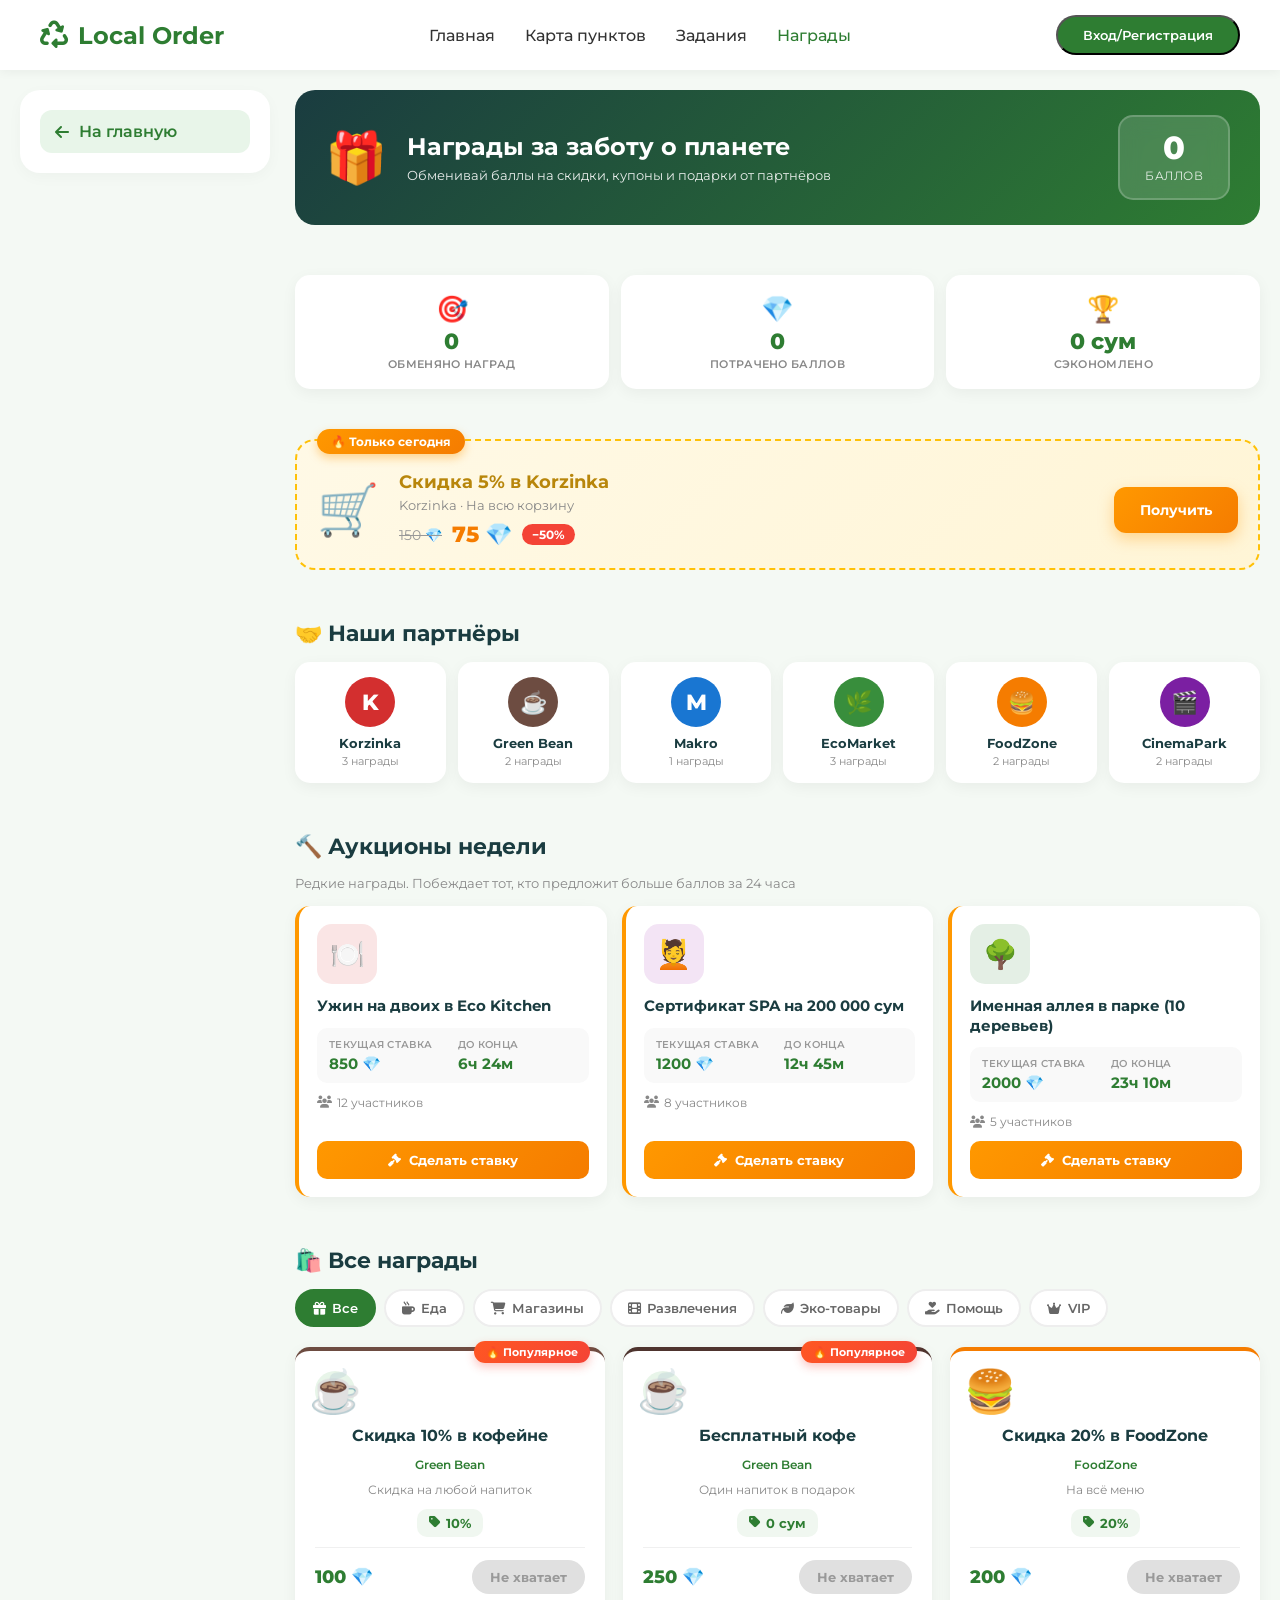
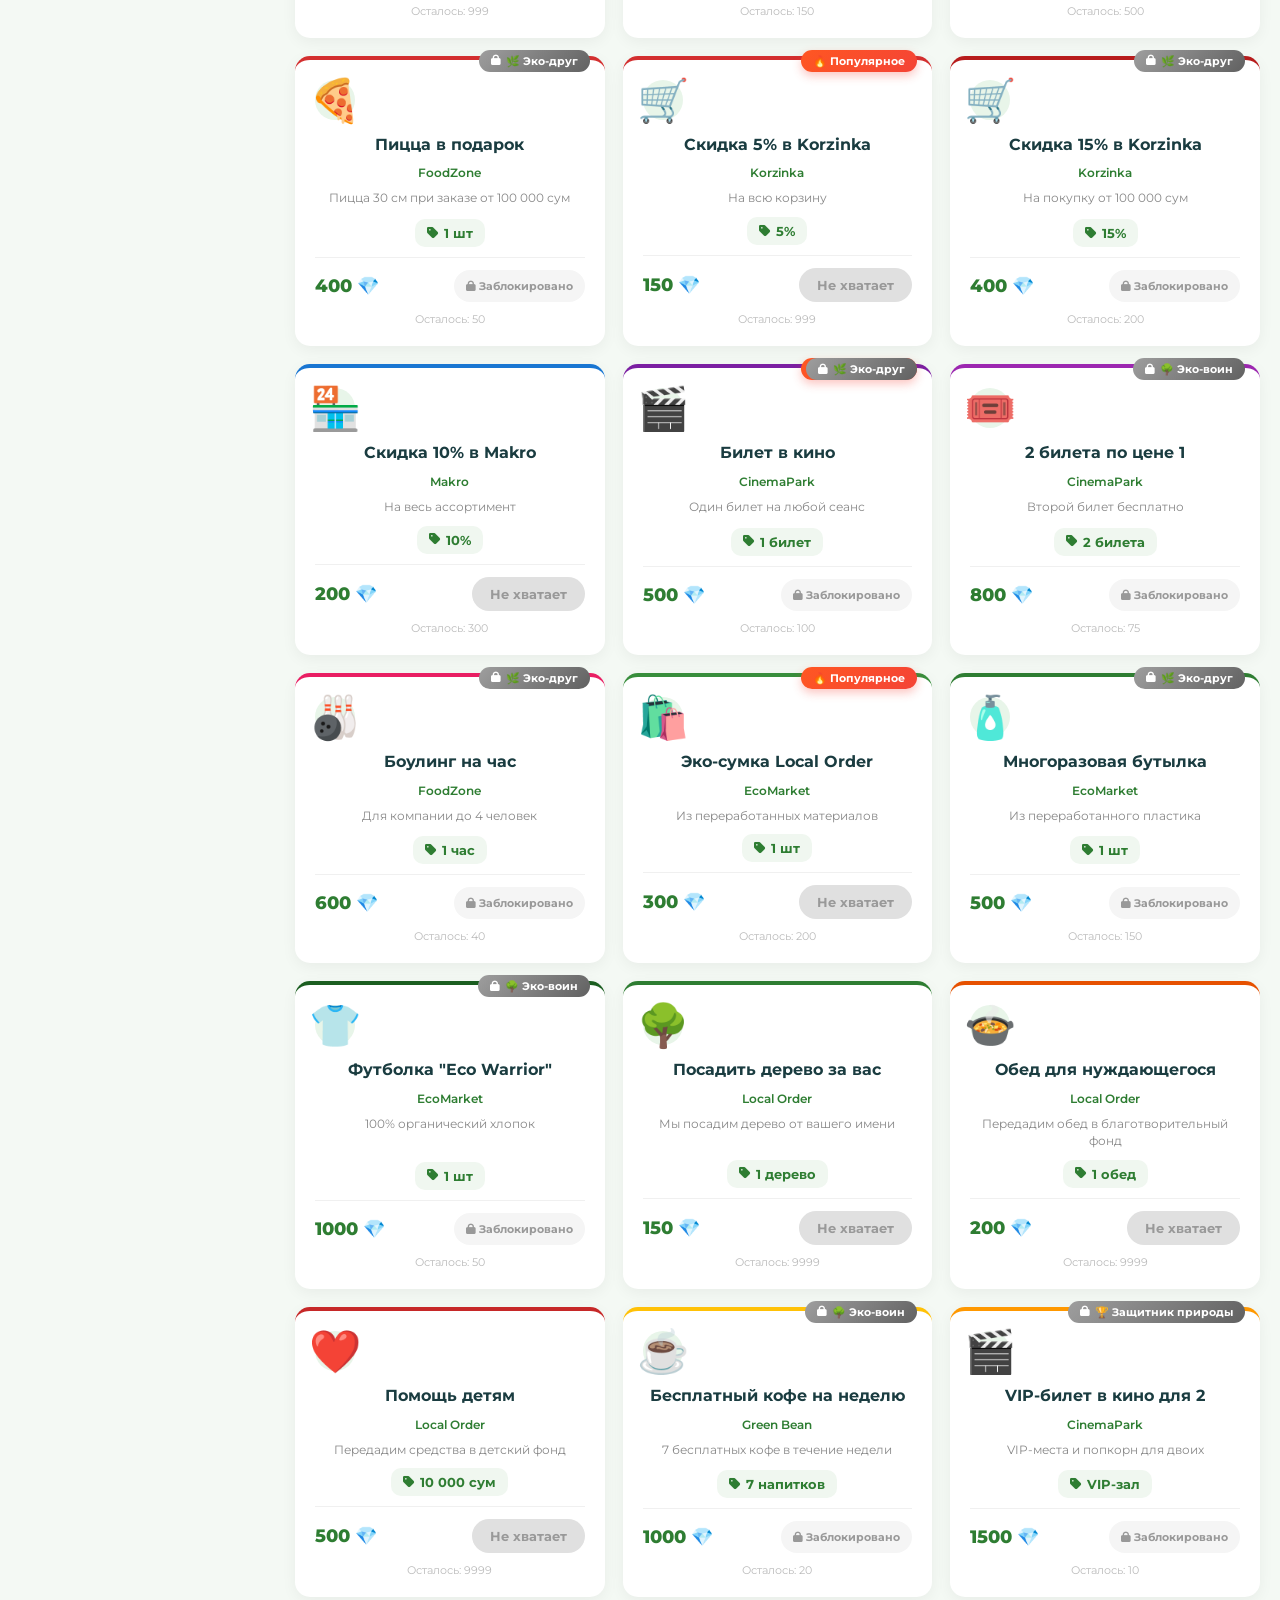
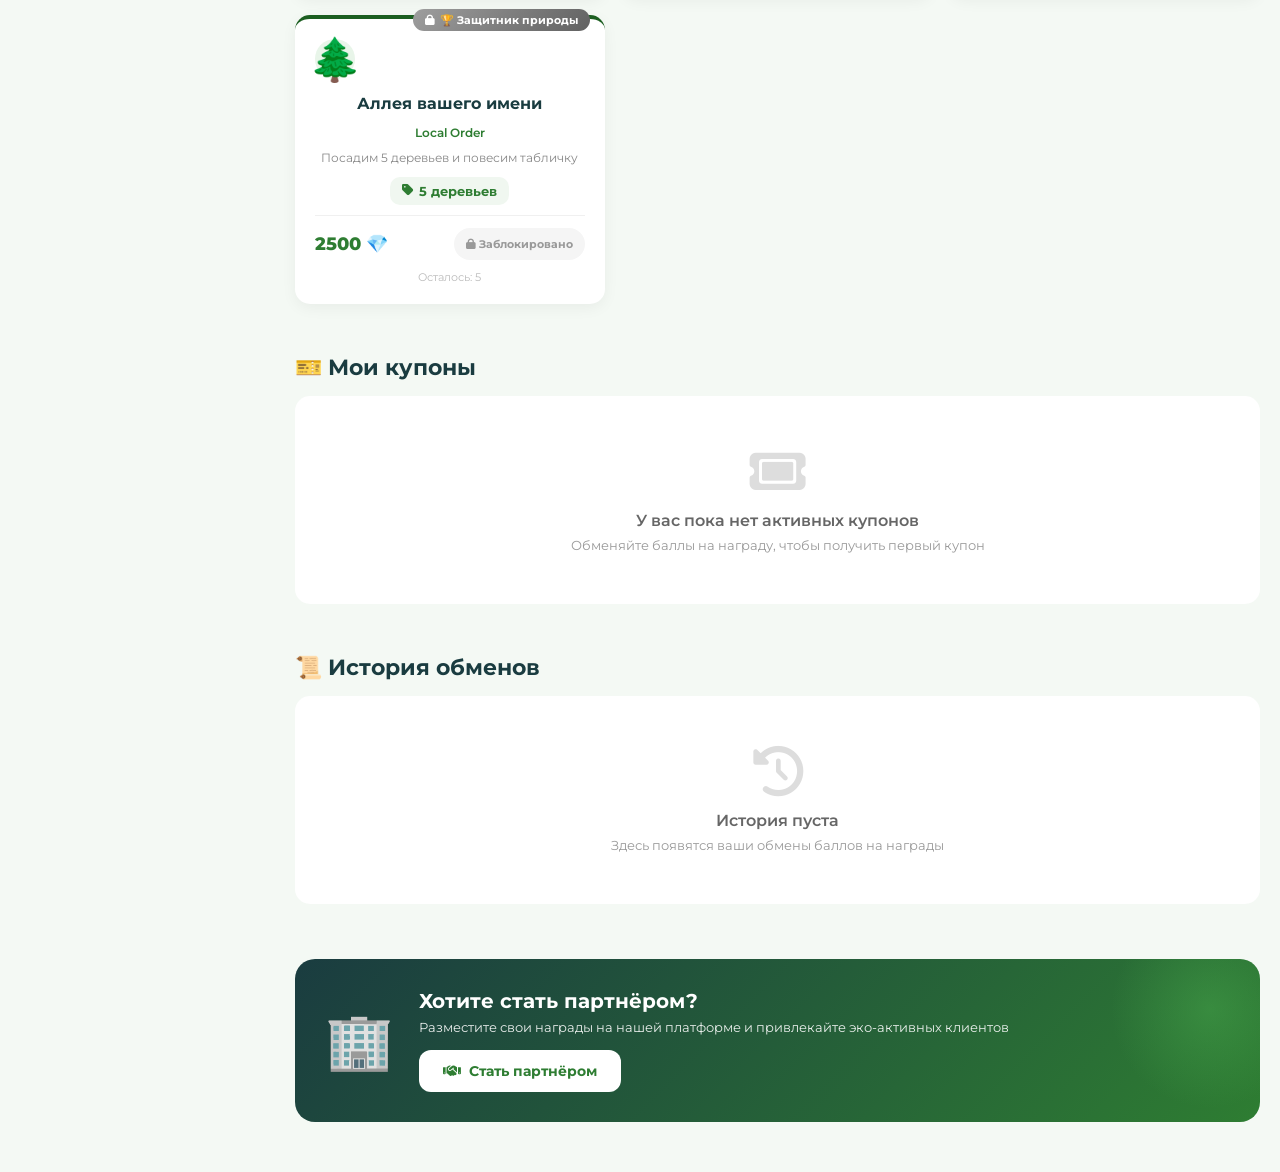
<file: rewards.html>
<!DOCTYPE html>
<html lang="ru">
<head>
    <meta charset="UTF-8">
    <meta name="viewport" content="width=device-width, initial-scale=1.0">
    <title>Local Order - Награды</title>

    <link href="https://fonts.googleapis.com/css2?family=Montserrat:wght@400;500;600;700;800&display=swap" rel="stylesheet">
    <link rel="stylesheet" href="https://cdnjs.cloudflare.com/ajax/libs/font-awesome/6.5.2/css/all.min.css">
    <link rel="stylesheet" href="style.css">
</head>
<body>

    <header>
        <div class="logo">
            <i class="fa-solid fa-recycle"></i>
            Local Order
        </div>
        <nav>
            <ul>
                <li><a href="index.html">Главная</a></li>
                <li><a href="map.html">Карта пунктов</a></li>
                <li><a href="tasks.html">Задания</a></li>
                <li><a href="rewards.html" class="active-link">Награды</a></li>
            </ul>
        </nav>
        <div id="auth-area"></div>
    </header>

    <div class="container">
        <aside>
            <div class="sidebar-menu">
                <a href="index.html" class="back-btn">
                    <i class="fa-solid fa-arrow-left"></i> На главную
                </a>
            </div>
        </aside>

        <main>

            <!-- ВЕРХНИЙ БЛОК -->
            <section class="rewards-hero">
                <div class="rewards-hero-icon">🎁</div>
                <div class="rewards-hero-info">
                    <h1>Награды за заботу о планете</h1>
                    <p>Обменивай баллы на скидки, купоны и подарки от партнёров</p>
                </div>
                <div class="rewards-balance">
                    <div class="rewards-balance-value" id="user-balance">0</div>
                    <div class="rewards-balance-label">баллов</div>
                </div>
            </section>

            <!-- СТАТИСТИКА -->
            <section class="rewards-stats">
                <div class="reward-stat-card">
                    <div class="reward-stat-icon">🎯</div>
                    <div class="reward-stat-value" id="stat-exchanges">0</div>
                    <div class="reward-stat-label">Обменяно наград</div>
                </div>
                <div class="reward-stat-card">
                    <div class="reward-stat-icon">💎</div>
                    <div class="reward-stat-value" id="stat-spent">0</div>
                    <div class="reward-stat-label">Потрачено баллов</div>
                </div>
                <div class="reward-stat-card">
                    <div class="reward-stat-icon">🏆</div>
                    <div class="reward-stat-value" id="stat-saved">0 сум</div>
                    <div class="reward-stat-label">Сэкономлено</div>
                </div>
            </section>

            <!-- ЕЖЕДНЕВНАЯ АКЦИЯ -->
            <section class="daily-deal-section" id="daily-deal-section"></section>

            <!-- ПАРТНЁРЫ -->
            <section class="partners-section">
                <h2 class="section-title">🤝 Наши партнёры</h2>
                <div class="partners-grid" id="partners-grid"></div>
            </section>

            <!-- АУКЦИОНЫ -->
            <section class="auction-section">
                <h2 class="section-title">🔨 Аукционы недели</h2>
                <p class="section-hint">Редкие награды. Побеждает тот, кто предложит больше баллов за 24 часа</p>
                <div class="auction-grid" id="auction-grid"></div>
            </section>

            <!-- КАТАЛОГ НАГРАД -->
            <section>
                <h2 class="section-title">🛍️ Все награды</h2>

                <div class="rewards-filters">
                    <button class="filter-btn active" data-filter="all">
                        <i class="fa-solid fa-gift"></i> Все
                    </button>
                    <button class="filter-btn" data-filter="food">
                        <i class="fa-solid fa-mug-hot"></i> Еда
                    </button>
                    <button class="filter-btn" data-filter="shops">
                        <i class="fa-solid fa-cart-shopping"></i> Магазины
                    </button>
                    <button class="filter-btn" data-filter="fun">
                        <i class="fa-solid fa-film"></i> Развлечения
                    </button>
                    <button class="filter-btn" data-filter="eco">
                        <i class="fa-solid fa-leaf"></i> Эко-товары
                    </button>
                    <button class="filter-btn" data-filter="charity">
                        <i class="fa-solid fa-hand-holding-heart"></i> Помощь
                    </button>
                    <button class="filter-btn" data-filter="vip">
                        <i class="fa-solid fa-crown"></i> VIP
                    </button>
                </div>

                <div class="rewards-grid" id="rewards-grid"></div>
            </section>

            <!-- МОИ КУПОНЫ -->
            <section class="my-coupons-section">
                <h2 class="section-title">🎫 Мои купоны</h2>
                <div class="coupons-list" id="coupons-list"></div>
            </section>

            <!-- ИСТОРИЯ -->
            <section>
                <h2 class="section-title">📜 История обменов</h2>
                <div class="exchanges-list" id="exchanges-list"></div>
            </section>

            <!-- СТАТЬ ПАРТНЁРОМ -->
            <section class="partner-cta">
                <div class="partner-cta-bg">
                    <div class="partner-cta-icon">🏢</div>
                    <div class="partner-cta-content">
                        <h3>Хотите стать партнёром?</h3>
                        <p>Разместите свои награды на нашей платформе и привлекайте эко-активных клиентов</p>
                        <button class="partner-cta-btn" id="become-partner-btn">
                            <i class="fa-solid fa-handshake"></i> Стать партнёром
                        </button>
                    </div>
                </div>
            </section>

        </main>
    </div>

    <!-- МОДАЛКА ОБМЕНА -->
    <div class="modal-overlay" id="exchange-modal">
        <div class="modal">
            <button class="modal-close" id="exchange-close">
                <i class="fa-solid fa-xmark"></i>
            </button>
            <div id="exchange-content"></div>
        </div>
    </div>

    <!-- МОДАЛКА КУПОНА -->
    <div class="modal-overlay" id="coupon-modal">
        <div class="modal coupon-modal">
            <button class="modal-close" id="coupon-close">
                <i class="fa-solid fa-xmark"></i>
            </button>
            <div id="coupon-content"></div>
        </div>
    </div>

    <!-- МОДАЛКА АУКЦИОНА -->
    <div class="modal-overlay" id="auction-modal">
        <div class="modal">
            <button class="modal-close" id="auction-close">
                <i class="fa-solid fa-xmark"></i>
            </button>
            <div id="auction-content"></div>
        </div>
    </div>

    <!-- МОДАЛКА ПАРТНЁРА -->
    <div class="modal-overlay" id="partner-modal">
        <div class="modal">
            <button class="modal-close" id="partner-close">
                <i class="fa-solid fa-xmark"></i>
            </button>
            <h2>🏢 Заявка партнёра</h2>
            <p class="modal-subtitle">Заполните данные — мы свяжемся с вами</p>

            <label>Название компании<input type="text" id="p-name" required maxlength="60"></label>
            <label>Ваше имя<input type="text" id="p-contact" required maxlength="40"></label>
            <label>Телефон<input type="tel" id="p-phone" required placeholder="+998 XX XXX XX XX"></label>
            <label>Email<input type="email" id="p-email" required></label>
            <label>Награда, которую хотите предложить
                <textarea id="p-desc" rows="3" placeholder="Например: скидка 10% на кофе" maxlength="200"></textarea>
            </label>

            <div class="form-error" id="partner-error"></div>
            <button class="modal-btn" id="partner-submit">Отправить заявку</button>
        </div>
    </div>

    <!-- МОДАЛКА АВТОРИЗАЦИИ -->
    <div class="modal-overlay" id="auth-modal">
        <div class="modal">
            <button class="modal-close" id="modal-close">
                <i class="fa-solid fa-xmark"></i>
            </button>
            <div class="modal-tabs">
                <button class="modal-tab active" data-tab="login">Вход</button>
                <button class="modal-tab" data-tab="register">Регистрация</button>
            </div>
            <form class="modal-form active" id="form-login">
                <h2>С возвращением! 👋</h2>
                <p class="modal-subtitle">Войдите, чтобы обменивать баллы</p>
                <label>Email<input type="email" id="login-email" required></label>
                <label>Пароль<input type="password" id="login-password" required></label>
                <div class="form-error" id="login-error"></div>
                <button type="submit" class="modal-btn">Войти</button>
            </form>
            <form class="modal-form" id="form-register">
                <h2>Создать аккаунт 🌱</h2>
                <p class="modal-subtitle">Присоединяйтесь к эко-сообществу</p>
                <label>Имя<input type="text" id="reg-name" required maxlength="30"></label>
                <label>Email<input type="email" id="reg-email" required></label>
                <label>Пароль<input type="password" id="reg-password" required minlength="6"></label>
                <label>Повторите пароль<input type="password" id="reg-password2" required minlength="6"></label>
                <div class="form-error" id="reg-error"></div>
                <button type="submit" class="modal-btn">Зарегистрироваться</button>
            </form>
        </div>
    </div>

    <script src="auth.js"></script>
    <script src="rewards.js"></script>
</body>
</html>
</file>
<file: style.css>
:root {
    --primary-green: #2e7d32;
    --light-green: #e8f5e9;
    --accent-green: #4caf50;
    --dark-blue: #1a3c40;
    --text-dark: #333;
    --text-light: #666;
    --white: #ffffff;
    --bg-color: #f4f9f4;
}
* {
    margin: 0;
    padding: 0;
    box-sizing: border-box;
    font-family: 'Montserrat', sans-serif;
}
body {
    background-color: var(--bg-color);
    color: var(--text-dark);
    display: flex;
    flex-direction: column;
    min-height: 100vh;
}
header {
    background-color: var(--white);
    padding: 15px 40px;
    display: flex;
    justify-content: space-between;
    align-items: center;
    box-shadow: 0 2px 10px rgba(0,0,0,0.05);
    position: sticky;
    top: 0;
    z-index: 100;
}
.logo {
    display: flex;
    align-items: center;
    font-size: 24px;
    font-weight: 700;
    color: var(--primary-green);
    gap: 10px;
}
.logo i {
    font-size: 28px;
}
nav ul {
    display: flex;
    list-style: none;
    gap: 30px;
}
nav a {
    text-decoration: none;
    color: var(--text-dark);
    font-weight: 500;
    transition: 0.3s;
}
nav a:hover, nav a.active-link {
    color: var(--primary-green);
}
.auth-btn {
    background-color: var(--primary-green);
    color: white;
    padding: 10px 25px;
    border-radius: 20px;
    text-decoration: none;
    font-weight: 600;
    transition: 0.3s;
}
.auth-btn:hover {
    background-color: #1b5e20;
}
.container {
    display: flex;
    max-width: 1400px;
    margin: 0 auto;
    padding: 20px;
    gap: 25px;
    width: 100%;
}
aside {
    width: 250px;
    flex-shrink: 0;
}
.sidebar-menu {
    background: var(--white);
    border-radius: 20px;
    padding: 20px;
    box-shadow: 0 4px 15px rgba(0,0,0,0.03);
    display: flex;
    flex-direction: column;
    gap: 15px;
}
.menu-item {
    display: flex;
    align-items: center;
    gap: 15px;
    padding: 12px 15px;
    border-radius: 12px;
    cursor: pointer;
    transition: 0.2s;
    font-weight: 500;
    color: var(--text-dark);
}
.menu-item:hover, .menu-item.active {
    background-color: var(--light-green);
    color: var(--primary-green);
}
.menu-item i {
    width: 20px;
    text-align: center;
    font-size: 18px;
}
main {
    flex-grow: 1;
    display: flex;
    flex-direction: column;
    gap: 25px;
}
.hero-banner {
    background: linear-gradient(135deg, #1a3c40 0%, #2e7d32 100%);
    border-radius: 20px;
    padding: 40px;
    color: white;
    position: relative;
    overflow: hidden;
    display: flex;
    flex-direction: column;
    justify-content: center;
    align-items: center;
    text-align: center;
    min-height: 250px;
}
.hero-banner::before {
    content: '';
    position: absolute;
    top: -50px;
    right: -50px;
    width: 200px;
    height: 200px;
    background: radial-gradient(circle, rgba(76,175,80,0.4) 0%, transparent 70%);
    border-radius: 50%;
}
.hero-banner h1 {
    font-size: 32px;
    margin-bottom: 15px;
    max-width: 700px;
    z-index: 1;
}
.hero-banner p {
    margin-bottom: 25px;
    opacity: 0.9;
    z-index: 1;
}
.cta-btn {
    background-color: var(--accent-green);
    color: white;
    padding: 12px 30px;
    border-radius: 25px;
    text-decoration: none;
    font-weight: 600;
    transition: 0.3s;
    z-index: 1;
}
.cta-btn:hover {
    background-color: #388e3c;
    transform: translateY(-2px);
}
.section-title {
    font-size: 22px;
    font-weight: 700;
    margin-bottom: 15px;
    color: var(--dark-blue);
}
.cards-grid {
    display: grid;
    grid-template-columns: repeat(auto-fit, minmax(280px, 1fr));
    gap: 20px;
}
.card {
    background: var(--white);
    border-radius: 15px;
    overflow: hidden;
    box-shadow: 0 4px 15px rgba(0,0,0,0.05);
    transition: transform 0.3s;
    display: flex;
    flex-direction: column;
}
.card:hover {
    transform: translateY(-5px);
}
.card-img {
    height: 160px;
    background-color: #ddd;
    background-size: cover;
    background-position: center;
}
.img-task-1 { background-image: url('images/my-park.png'); }
.img-task-2 { background-image: url('images/my-tree.png'); }
.img-task-3 { background-image: url('images/my-bag.png'); }
.card-content {
    padding: 20px;
    display: flex;
    flex-direction: column;
    flex-grow: 1;
}
.card h3 {
    font-size: 18px;
    margin-bottom: 10px;
    color: var(--dark-blue);
}
.card p {
    font-size: 14px;
    color: var(--text-light);
    margin-bottom: 15px;
    line-height: 1.4;
}
.progress-container {
    margin-bottom: 15px;
}
.progress-info {
    display: flex;
    justify-content: space-between;
    font-size: 12px;
    color: #666;
}
.progress-bar {
    height: 8px;
    background-color: #e0e0e0;
    border-radius: 4px;
    overflow: hidden;
    margin-top: 5px;
}
.progress-fill {
    height: 100%;
    background-color: var(--accent-green);
    border-radius: 4px;
}
.card-footer {
    display: flex;
    justify-content: space-between;
    align-items: center;
    margin-top: auto;
    padding-top: 15px;
    border-top: 1px solid #eee;
}
.points-reward {
    font-weight: 700;
    color: var(--primary-green);
    font-size: 14px;
}
.action-btn {
    background-color: var(--light-green);
    color: var(--primary-green);
    border: none;
    padding: 8px 15px;
    border-radius: 15px;
    font-weight: 600;
    cursor: pointer;
    transition: 0.2s;
}
.action-btn:hover {
    background-color: var(--primary-green);
    color: white;
}
.bottom-section {
    display: grid;
    grid-template-columns: 2fr 1fr;
    gap: 20px;
}
.map-container {
    background: white;
    border-radius: 20px;
    padding: 20px;
    height: 400px;
    box-shadow: 0 4px 15px rgba(0,0,0,0.05);
}

#map {
    width: 100%;
    height: 100%;
    border-radius: 15px;
    z-index: 1;
}
.info-panel {
    background: white;
    border-radius: 20px;
    padding: 20px;
    display: flex;
    flex-direction: column;
    gap: 15px;
    box-shadow: 0 4px 15px rgba(0,0,0,0.05);
}
.info-panel h4 {
    color: var(--dark-blue);
    font-size: 18px;
}
.info-subtitle {
    font-size: 13px; 
    color: #666;
}
.reward-item {
    display: flex;
    align-items: center;
    gap: 10px;
    background: #f9f9f9;
    padding: 10px;
    border-radius: 10px;
}
.reward-icon {
    width: 40px;
    height: 40px;
    background: var(--light-green);
    border-radius: 50%;
    display: flex;
    align-items: center;
    justify-content: center;
    color: var(--primary-green);
    flex-shrink: 0;
}
.reward-title {
    font-weight: 600; 
    font-size: 14px;
}
.reward-desc {
    font-size: 12px; 
    color: #666;
}
@media (max-width: 900px) {
    .container {
        flex-direction: column;
    }
    aside {
        width: 100%;
    }
    .sidebar-menu {
        flex-direction: row;
        overflow-x: auto;
    }
    .bottom-section {
        grid-template-columns: 1fr;
    }
}

/* ============================================
   СТИЛИ ДЛЯ СТРАНИЦЫ КАТЕГОРИИ
   ============================================ */

/* Кнопка "На главную" */
.back-btn {
    display: flex;
    align-items: center;
    gap: 10px;
    padding: 12px 15px;
    background: var(--light-green);
    color: var(--primary-green);
    text-decoration: none;
    border-radius: 12px;
    font-weight: 600;
    transition: 0.2s;
}

.back-btn:hover {
    background: var(--primary-green);
    color: white;
}

/* Хлебные крошки */
.breadcrumbs {
    display: flex;
    gap: 8px;
    font-size: 13px;
    color: #999;
    margin-bottom: 15px;
    flex-wrap: wrap;
}

.breadcrumbs a {
    color: var(--primary-green);
    text-decoration: none;
    font-weight: 500;
}

.breadcrumbs a:hover {
    text-decoration: underline;
}

.active-crumb {
    color: var(--text-dark);
    font-weight: 600;
}

/* Заголовок категории */
.category-hero {
    display: flex;
    align-items: center;
    gap: 20px;
    padding: 25px;
    border-radius: 20px;
    margin-bottom: 20px;
    transition: 0.3s;
}

.category-icon {
    width: 70px;
    height: 70px;
    border-radius: 20px;
    display: flex;
    align-items: center;
    justify-content: center;
    font-size: 32px;
    color: white;
    flex-shrink: 0;
    box-shadow: 0 6px 15px rgba(0,0,0,0.15);
}

.category-hero h1 {
    font-size: 26px;
    color: var(--dark-blue);
    margin-bottom: 5px;
}

.category-hero p {
    font-size: 14px;
    color: var(--text-light);
    line-height: 1.5;
}

/* Блок с фактом */
.fact-block {
    display: flex;
    align-items: center;
    gap: 15px;
    background: linear-gradient(135deg, #fff9e6, #fff5d6);
    border-left: 4px solid #ffc107;
    padding: 18px 20px;
    border-radius: 12px;
    margin-bottom: 20px;
}

.fact-icon {
    width: 45px;
    height: 45px;
    background: #ffc107;
    color: white;
    border-radius: 50%;
    display: flex;
    align-items: center;
    justify-content: center;
    font-size: 20px;
    flex-shrink: 0;
}

.fact-title {
    font-weight: 700;
    color: #b8860b;
    font-size: 13px;
    text-transform: uppercase;
    letter-spacing: 0.5px;
    margin-bottom: 3px;
}

.fact-text {
    font-size: 14px;
    color: #333;
    line-height: 1.4;
}

/* Сетка "принимают / не принимают" */
.info-grid {
    display: grid;
    grid-template-columns: 1fr 1fr;
    gap: 15px;
    margin-bottom: 20px;
}

.info-card {
    background: white;
    border-radius: 15px;
    padding: 20px;
    box-shadow: 0 4px 15px rgba(0,0,0,0.05);
}

.info-header {
    display: flex;
    align-items: center;
    gap: 10px;
    font-weight: 700;
    font-size: 15px;
    margin-bottom: 12px;
    padding-bottom: 10px;
    border-bottom: 1px solid #eee;
}

.info-accept .info-header {
    color: #4caf50;
}

.info-reject .info-header {
    color: #f44336;
}

.info-accept {
    border-top: 3px solid #4caf50;
}

.info-reject {
    border-top: 3px solid #f44336;
}

.info-card ul {
    list-style: none;
    padding: 0;
}

.info-card ul li {
    padding: 6px 0;
    font-size: 13px;
    color: var(--text-dark);
    display: flex;
    align-items: flex-start;
    gap: 8px;
    line-height: 1.4;
}

.info-card ul li::before {
    content: '•';
    color: inherit;
    font-weight: 900;
    font-size: 18px;
    line-height: 1;
}

.info-accept ul li::before { color: #4caf50; }
.info-reject ul li::before { color: #f44336; }

/* Блок с бонусом */
.bonus-block {
    display: flex;
    align-items: center;
    gap: 15px;
    background: linear-gradient(135deg, var(--primary-green), #1b5e20);
    color: white;
    padding: 20px 25px;
    border-radius: 15px;
    margin-bottom: 20px;
    box-shadow: 0 8px 20px rgba(46, 125, 50, 0.3);
}

.bonus-block i {
    font-size: 32px;
    opacity: 0.9;
}

.bonus-title {
    font-size: 12px;
    text-transform: uppercase;
    letter-spacing: 1px;
    opacity: 0.85;
    margin-bottom: 4px;
}

.bonus-value {
    font-size: 22px;
    font-weight: 700;
}

/* Адаптив */
@media (max-width: 900px) {
    .info-grid {
        grid-template-columns: 1fr;
    }
    .category-hero {
        flex-direction: column;
        text-align: center;
    }
    .category-hero h1 {
        font-size: 22px;
    }
    .bonus-value {
        font-size: 18px;
    }
}
/* --- ПОДМЕНЮ (подразделы) --- */
/* --- ПОДМЕНЮ (скрыто по умолчанию) --- */
.submenu {
    max-height: 0;
    overflow: hidden;
    opacity: 0;
    transition: max-height 0.4s ease, opacity 0.3s ease, padding 0.3s ease;
    padding-left: 15px;
    display: flex;
    flex-direction: column;
    gap: 3px;
}

/* Когда блок открыт — подменю раскрывается */
.menu-block.open .submenu {
    max-height: 400px;
    opacity: 1;
    padding-top: 8px;
    padding-bottom: 8px;
}

/* Ссылки в подменю */
.submenu a {
    display: flex;
    align-items: center;
    gap: 10px;
    text-decoration: none;
    color: #666;
    font-size: 13px;
    padding: 9px 12px;
    border-radius: 8px;
    transition: all 0.2s;
    border-left: 2px solid transparent;
    white-space: nowrap;
    overflow: hidden;
    text-overflow: ellipsis;
}

.submenu a i {
    font-size: 12px;
    color: var(--primary-green);
    width: 16px;
    text-align: center;
    flex-shrink: 0;
}

.submenu a:hover {
    background-color: #f0f7f0;
    color: var(--primary-green);
    border-left-color: var(--primary-green);
    padding-left: 16px;
}

.menu-item .arrow {
    margin-left: auto;
    font-size: 12px;
    transition: transform 0.3s ease;
    width: auto;
}

.menu-block.open .menu-item .arrow {
    transform: rotate(180deg);
}

/* ============================================
   МОДАЛЬНЫЕ ОКНА
   ============================================ */
.modal-overlay {
    position: fixed;
    inset: 0;
    background: rgba(0,0,0,0.5);
    backdrop-filter: blur(4px);
    display: none;
    align-items: center;
    justify-content: center;
    z-index: 2000;
    padding: 20px;
}

.modal-overlay.open {
    display: flex;
    animation: fadeIn 0.25s ease;
}

@keyframes fadeIn {
    from { opacity: 0; }
    to { opacity: 1; }
}

.modal {
    background: white;
    border-radius: 20px;
    padding: 30px;
    max-width: 420px;
    width: 100%;
    position: relative;
    box-shadow: 0 20px 60px rgba(0,0,0,0.3);
    animation: slideUp 0.3s ease;
    max-height: 90vh;
    overflow-y: auto;
}

@keyframes slideUp {
    from { transform: translateY(20px); opacity: 0; }
    to { transform: translateY(0); opacity: 1; }
}

.modal-close {
    position: absolute;
    top: 15px;
    right: 15px;
    width: 35px;
    height: 35px;
    border-radius: 50%;
    background: #f0f0f0;
    border: none;
    cursor: pointer;
    font-size: 16px;
    color: #666;
    transition: 0.2s;
}

.modal-close:hover {
    background: #e0e0e0;
    color: #333;
}

/* Табы */
.modal-tabs {
    display: flex;
    gap: 5px;
    background: #f0f0f0;
    border-radius: 12px;
    padding: 4px;
    margin-bottom: 25px;
}

.modal-tab {
    flex: 1;
    padding: 10px;
    border: none;
    background: transparent;
    border-radius: 8px;
    font-weight: 600;
    font-size: 14px;
    color: #666;
    cursor: pointer;
    transition: 0.2s;
}

.modal-tab.active {
    background: white;
    color: var(--primary-green);
    box-shadow: 0 2px 8px rgba(0,0,0,0.08);
}

/* Формы */
.modal-form {
    display: none;
    flex-direction: column;
    gap: 15px;
}

.modal-form.active {
    display: flex;
}

.modal-form h2 {
    font-size: 22px;
    color: var(--dark-blue);
    margin-bottom: 4px;
}

.modal-subtitle {
    font-size: 13px;
    color: #888;
    margin-bottom: 10px;
    line-height: 1.4;
}

.modal-form label {
    display: flex;
    flex-direction: column;
    gap: 6px;
    font-size: 13px;
    font-weight: 600;
    color: #555;
}

.modal-form input,
.modal-form select {
    padding: 12px 14px;
    border: 2px solid #eee;
    border-radius: 10px;
    font-size: 14px;
    font-family: inherit;
    transition: 0.2s;
    outline: none;
}

.modal-form input:focus,
.modal-form select:focus {
    border-color: var(--primary-green);
    background: #f9fff9;
}

.modal-btn {
    background: var(--primary-green);
    color: white;
    padding: 14px;
    border: none;
    border-radius: 12px;
    font-size: 15px;
    font-weight: 600;
    cursor: pointer;
    transition: 0.2s;
    margin-top: 5px;
}

.modal-btn:hover {
    background: #1b5e20;
    transform: translateY(-1px);
}

.form-error {
    color: #f44336;
    font-size: 13px;
    text-align: center;
    min-height: 18px;
    font-weight: 500;
}

/* ============================================
   АККАУНТ В ШАПКЕ
   ============================================ */
.user-menu {
    position: relative;
}

.user-btn {
    display: flex;
    align-items: center;
    gap: 8px;
    background: var(--light-green);
    padding: 8px 16px 8px 8px;
    border-radius: 25px;
    border: none;
    cursor: pointer;
    font-family: inherit;
    font-size: 14px;
    font-weight: 600;
    color: var(--primary-green);
    transition: 0.2s;
}

.user-btn:hover {
    background: #d4e8d5;
}

.user-avatar {
    width: 32px;
    height: 32px;
    background: var(--primary-green);
    color: white;
    border-radius: 50%;
    display: flex;
    align-items: center;
    justify-content: center;
    font-size: 16px;
}

.user-name {
    max-width: 120px;
    overflow: hidden;
    text-overflow: ellipsis;
    white-space: nowrap;
}

.user-points {
    background: white;
    padding: 3px 10px;
    border-radius: 12px;
    font-size: 12px;
}

.user-dropdown {
    position: absolute;
    top: calc(100% + 8px);
    right: 0;
    background: white;
    border-radius: 12px;
    box-shadow: 0 8px 25px rgba(0,0,0,0.15);
    min-width: 200px;
    padding: 8px;
    opacity: 0;
    visibility: hidden;
    transform: translateY(-8px);
    transition: 0.2s;
    z-index: 100;
}

.user-dropdown.open {
    opacity: 1;
    visibility: visible;
    transform: translateY(0);
}

.user-dropdown a {
    display: flex;
    align-items: center;
    gap: 10px;
    padding: 10px 12px;
    border-radius: 8px;
    text-decoration: none;
    color: var(--text-dark);
    font-size: 14px;
    font-weight: 500;
    transition: 0.2s;
}

.user-dropdown a:hover {
    background: var(--light-green);
    color: var(--primary-green);
}

.user-dropdown a i {
    width: 16px;
    text-align: center;
    font-size: 13px;
}

/* ============================================
   СТРАНИЦА ПРОФИЛЯ
   ============================================ */
.profile-hero {
    display: flex;
    align-items: center;
    gap: 25px;
    background: white;
    padding: 30px;
    border-radius: 20px;
    box-shadow: 0 4px 15px rgba(0,0,0,0.05);
    margin-bottom: 20px;
    flex-wrap: wrap;
}

.profile-avatar {
    width: 90px;
    height: 90px;
    border-radius: 50%;
    background: linear-gradient(135deg, var(--primary-green), var(--accent-green));
    display: flex;
    align-items: center;
    justify-content: center;
    font-size: 40px;
    flex-shrink: 0;
}

.profile-info {
    flex-grow: 1;
}

.profile-info h1 {
    font-size: 26px;
    color: var(--dark-blue);
    margin-bottom: 5px;
}

.profile-info p {
    color: #888;
    font-size: 14px;
    margin-bottom: 3px;
}

.profile-since {
    font-size: 12px !important;
    color: #aaa !important;
    margin-top: 5px;
}

.profile-points-block {
    text-align: center;
    background: var(--light-green);
    padding: 15px 25px;
    border-radius: 15px;
}

.profile-points-value {
    font-size: 32px;
    font-weight: 700;
    color: var(--primary-green);
    line-height: 1;
}

.profile-points-label {
    font-size: 12px;
    color: #666;
    margin-top: 5px;
}

/* Кнопки действий */
.profile-actions {
    display: grid;
    grid-template-columns: 1fr 1fr;
    gap: 15px;
    margin-bottom: 25px;
}

.profile-action-btn {
    display: flex;
    align-items: center;
    gap: 15px;
    padding: 18px 22px;
    border-radius: 15px;
    border: 2px solid #eee;
    background: white;
    cursor: pointer;
    text-align: left;
    transition: 0.2s;
    font-family: inherit;
}

.profile-action-btn:hover {
    border-color: var(--primary-green);
    transform: translateY(-2px);
    box-shadow: 0 8px 20px rgba(46,125,50,0.1);
}

.profile-action-btn.primary {
    background: linear-gradient(135deg, var(--primary-green), #1b5e20);
    border-color: transparent;
    color: white;
}

.profile-action-btn.primary:hover {
    box-shadow: 0 8px 20px rgba(46,125,50,0.4);
}

.profile-action-btn i {
    font-size: 24px;
    color: var(--primary-green);
    width: 30px;
    text-align: center;
}

.profile-action-btn.primary i {
    color: white;
}

.action-title {
    font-weight: 700;
    font-size: 15px;
    margin-bottom: 3px;
}

.action-desc {
    font-size: 12px;
    opacity: 0.8;
}

/* История */
.history-list {
    display: flex;
    flex-direction: column;
    gap: 10px;
}

.history-item {
    display: flex;
    align-items: center;
    gap: 15px;
    background: white;
    padding: 15px 20px;
    border-radius: 12px;
    box-shadow: 0 2px 8px rgba(0,0,0,0.04);
    transition: 0.2s;
}

.history-item:hover {
    transform: translateX(4px);
    box-shadow: 0 4px 12px rgba(0,0,0,0.08);
}

.history-icon {
    width: 45px;
    height: 45px;
    background: var(--light-green);
    border-radius: 12px;
    display: flex;
    align-items: center;
    justify-content: center;
    font-size: 22px;
    flex-shrink: 0;
}

.history-info {
    flex-grow: 1;
}

.history-title {
    font-weight: 600;
    font-size: 15px;
    color: var(--dark-blue);
    margin-bottom: 3px;
}

.history-meta {
    font-size: 12px;
    color: #999;
}

.history-points {
    font-weight: 700;
    color: var(--primary-green);
    font-size: 15px;
    background: var(--light-green);
    padding: 6px 12px;
    border-radius: 10px;
}

.empty-state {
    text-align: center;
    padding: 50px 20px;
    background: white;
    border-radius: 15px;
    color: #999;
}

.empty-state i {
    font-size: 50px;
    color: #ddd;
    margin-bottom: 15px;
    display: block;
}

.empty-state p {
    font-size: 16px;
    font-weight: 600;
    color: #666;
    margin-bottom: 5px;
}

.empty-state span {
    font-size: 13px;
}

/* Адаптив */
@media (max-width: 700px) {
    .profile-hero {
        flex-direction: column;
        text-align: center;
    }
    .profile-actions {
        grid-template-columns: 1fr;
    }
    .user-name {
        display: none;
    }
}

/* ============================================
   СТРАНИЦА КАРТЫ ПУНКТОВ
   ============================================ */

body.map-page {
    overflow: hidden;
    height: 100vh;
}

body.map-page .container {
    display: none;
}

/* Layout карты */
.map-layout {
    display: flex;
    height: calc(100vh - 71px);
    overflow: hidden;
}

/* ---- ЛЕВАЯ ПАНЕЛЬ ---- */
.map-sidebar {
    width: 380px;
    flex-shrink: 0;
    background: white;
    border-right: 1px solid #eee;
    display: flex;
    flex-direction: column;
    overflow-y: auto;
    padding: 20px;
    gap: 15px;
}

/* Поиск */
.search-box {
    position: relative;
    display: flex;
    align-items: center;
}

.search-box i {
    position: absolute;
    left: 14px;
    color: #999;
    font-size: 14px;
}

.search-box input {
    width: 100%;
    padding: 12px 15px 12px 40px;
    border: 2px solid #eee;
    border-radius: 12px;
    font-size: 14px;
    font-family: inherit;
    outline: none;
    transition: 0.2s;
}

.search-box input:focus {
    border-color: var(--primary-green);
    background: #f9fff9;
}

/* Гео-кнопка */
.geo-btn {
    display: flex;
    align-items: center;
    justify-content: center;
    gap: 8px;
    padding: 11px;
    background: #e3f2fd;
    color: #1976d2;
    border: none;
    border-radius: 12px;
    font-weight: 600;
    font-size: 13px;
    cursor: pointer;
    transition: 0.2s;
    font-family: inherit;
}

.geo-btn:hover {
    background: #bbdefb;
}

/* Секции фильтров */
.filter-section {
    display: flex;
    flex-direction: column;
    gap: 10px;
}

.filter-title {
    font-size: 13px;
    font-weight: 700;
    color: #555;
    text-transform: uppercase;
    letter-spacing: 0.5px;
}

.filter-chips {
    display: flex;
    flex-wrap: wrap;
    gap: 8px;
}

.chip {
    cursor: pointer;
    user-select: none;
}

.chip input {
    display: none;
}

.chip span {
    display: inline-flex;
    align-items: center;
    gap: 6px;
    padding: 7px 12px;
    border-radius: 20px;
    font-size: 12px;
    font-weight: 600;
    background: #f5f5f5;
    color: #888;
    border: 2px solid transparent;
    transition: 0.2s;
}

.chip input:checked + span {
    color: white;
    border-color: transparent;
}

.chip-plastic input:checked + span { background: #4caf50; }
.chip-paper input:checked + span { background: #2196f3; }
.chip-glass input:checked + span { background: #00bcd4; }
.chip-batteries input:checked + span { background: #f44336; }
.chip-clothes input:checked + span { background: #9c27b0; }

/* Радиус */
.radius-options {
    display: grid;
    grid-template-columns: 1fr 1fr;
    gap: 6px;
}

.radius-options label {
    display: flex;
    align-items: center;
    gap: 6px;
    font-size: 13px;
    cursor: pointer;
    padding: 8px 10px;
    border-radius: 8px;
    background: #f9f9f9;
    transition: 0.2s;
}

.radius-options label:hover {
    background: #f0f0f0;
}

.radius-options input {
    accent-color: var(--primary-green);
}

/* Кнопка добавить */
.add-point-btn {
    display: flex;
    align-items: center;
    justify-content: center;
    gap: 8px;
    padding: 12px;
    background: linear-gradient(135deg, var(--primary-green), #1b5e20);
    color: white;
    border: none;
    border-radius: 12px;
    font-weight: 600;
    font-size: 14px;
    cursor: pointer;
    font-family: inherit;
    transition: 0.2s;
    box-shadow: 0 4px 12px rgba(46,125,50,0.2);
}

.add-point-btn:hover {
    transform: translateY(-2px);
    box-shadow: 0 6px 16px rgba(46,125,50,0.3);
}

/* Список пунктов */
.points-list {
    display: flex;
    flex-direction: column;
    gap: 8px;
    flex-grow: 1;
}

.points-header {
    font-size: 13px;
    font-weight: 700;
    color: #555;
    padding: 8px 0;
    border-top: 1px solid #eee;
    margin-top: 5px;
}

.point-item {
    display: flex;
    gap: 12px;
    padding: 12px;
    border-radius: 12px;
    cursor: pointer;
    transition: 0.2s;
    border: 1px solid transparent;
}

.point-item:hover {
    background: #f9fff9;
    border-color: var(--light-green);
    transform: translateX(3px);
}

.point-icon {
    width: 44px;
    height: 44px;
    border-radius: 12px;
    display: flex;
    align-items: center;
    justify-content: center;
    font-size: 20px;
    flex-shrink: 0;
}

.point-info {
    flex-grow: 1;
    min-width: 0;
}

.point-name {
    font-weight: 600;
    font-size: 14px;
    color: var(--dark-blue);
    margin-bottom: 4px;
    display: flex;
    align-items: center;
    gap: 5px;
}

.verified-mini {
    color: #2196f3;
    font-size: 12px;
}

.point-meta {
    font-size: 12px;
    color: #888;
    display: flex;
    gap: 4px;
    flex-wrap: wrap;
    margin-bottom: 6px;
}

.point-cats {
    display: flex;
    gap: 4px;
}

.mini-cat {
    width: 8px;
    height: 8px;
    border-radius: 50%;
    display: inline-block;
}

.point-distance {
    font-weight: 600;
    color: var(--primary-green);
}

.empty-points {
    text-align: center;
    padding: 30px 15px;
    color: #aaa;
}

.empty-points i {
    font-size: 40px;
    color: #ddd;
    margin-bottom: 10px;
    display: block;
}

.empty-points p {
    font-weight: 600;
    color: #666;
    margin-bottom: 4px;
}

.empty-points span {
    font-size: 12px;
}

/* ---- ПРАВАЯ ЧАСТЬ: КАРТА ---- */
.map-wrapper {
    flex-grow: 1;
    position: relative;
}

#map {
    width: 100%;
    height: 100%;
    z-index: 1;
}

/* Плавающая кнопка */
.map-float-btn {
    position: absolute;
    top: 15px;
    right: 15px;
    z-index: 500;
    width: 42px;
    height: 42px;
    border-radius: 10px;
    background: white;
    border: none;
    cursor: pointer;
    color: var(--primary-green);
    font-size: 16px;
    box-shadow: 0 4px 12px rgba(0,0,0,0.15);
    transition: 0.2s;
}

.map-float-btn:hover {
    background: var(--light-green);
    transform: scale(1.05);
}

/* Popup на карте */
.point-popup {
    font-family: 'Montserrat', sans-serif;
    min-width: 240px;
}

.point-popup .popup-header {
    display: flex;
    justify-content: space-between;
    align-items: flex-start;
    gap: 8px;
    margin-bottom: 8px;
}

.point-popup h3 {
    font-size: 15px;
    color: var(--dark-blue);
    margin: 0;
    line-height: 1.3;
}

.verified-badge {
    color: #2196f3;
    font-size: 16px;
    flex-shrink: 0;
}

.point-popup .popup-rating {
    font-size: 13px;
    margin-bottom: 8px;
    display: flex;
    align-items: center;
    gap: 5px;
}

.point-popup .popup-rating i {
    color: #ffc107;
}

.point-popup .popup-rating span {
    color: #999;
}

.point-popup .popup-address,
.point-popup .popup-hours {
    font-size: 12px;
    color: #666;
    margin-bottom: 5px;
    display: flex;
    align-items: center;
    gap: 6px;
}

.point-popup .popup-address i,
.point-popup .popup-hours i {
    color: var(--primary-green);
    width: 14px;
}

.point-popup .popup-cats {
    display: flex;
    gap: 5px;
    flex-wrap: wrap;
    margin: 10px 0;
}

.popup-cat {
    font-size: 11px;
    padding: 3px 8px;
    border-radius: 10px;
    font-weight: 600;
}

.point-popup .popup-actions {
    display: flex;
    gap: 6px;
    margin-top: 10px;
}

.popup-btn {
    flex: 1;
    padding: 8px;
    border-radius: 8px;
    border: 2px solid #eee;
    background: white;
    cursor: pointer;
    font-family: inherit;
    font-weight: 600;
    font-size: 12px;
    transition: 0.2s;
    display: flex;
    align-items: center;
    justify-content: center;
    gap: 6px;
}

.popup-btn:hover {
    background: #f9f9f9;
    border-color: var(--primary-green);
    color: var(--primary-green);
}

.popup-btn.primary {
    background: var(--primary-green);
    color: white;
    border-color: var(--primary-green);
}

.popup-btn.primary:hover {
    background: #1b5e20;
}

/* Чекбоксы категорий в модалке */
.category-checks {
    display: flex;
    flex-wrap: wrap;
    gap: 8px;
    margin-top: 6px;
}

.mini-check {
    display: inline-flex;
    align-items: center;
    gap: 6px;
    padding: 7px 12px;
    background: #f5f5f5;
    border-radius: 20px;
    font-size: 12px;
    font-weight: 500;
    cursor: pointer;
    transition: 0.2s;
    color: #666;
}

.mini-check:hover {
    background: #eee;
}

.mini-check input {
    accent-color: var(--primary-green);
}

/* Адаптив */
@media (max-width: 900px) {
    body.map-page {
        overflow: auto;
        height: auto;
    }
    .map-layout {
        flex-direction: column;
        height: auto;
    }
    .map-sidebar {
        width: 100%;
        border-right: none;
        border-bottom: 1px solid #eee;
        max-height: 50vh;
    }
    .map-wrapper {
        height: 60vh;
    }
    #map {
        min-height: 400px;
    }
}

/* ============================================
   СТРАНИЦА ЗАДАНИЙ
   ============================================ */

/* --- ВЕРХНИЙ БЛОК --- */
.tasks-hero {
    background: linear-gradient(135deg, #1a3c40 0%, #2e7d32 100%);
    border-radius: 20px;
    padding: 30px;
    color: white;
    margin-bottom: 25px;
    display: flex;
    flex-direction: column;
    gap: 20px;
}

.tasks-hero-title h1 {
    font-size: 28px;
    margin-bottom: 6px;
}

.tasks-hero-title p {
    opacity: 0.85;
    font-size: 14px;
}

.hero-progress {
    background: rgba(255,255,255,0.1);
    border-radius: 15px;
    padding: 15px 20px;
    backdrop-filter: blur(10px);
}

.progress-line {
    display: flex;
    justify-content: space-between;
    font-size: 13px;
    margin-bottom: 8px;
}

.progress-bar-big {
    height: 10px;
    background: rgba(255,255,255,0.2);
    border-radius: 5px;
    overflow: hidden;
}

.progress-fill-big {
    height: 100%;
    background: linear-gradient(90deg, #4caf50, #8bc34a);
    border-radius: 5px;
    transition: width 0.5s ease;
}

/* --- УРОВЕНЬ --- */
.level-card {
    display: flex;
    align-items: center;
    gap: 18px;
    background: white;
    border-radius: 15px;
    padding: 18px 22px;
    margin-bottom: 25px;
    box-shadow: 0 4px 15px rgba(0,0,0,0.05);
}

.level-badge {
    width: 65px;
    height: 65px;
    background: linear-gradient(135deg, var(--light-green), #d4e8d5);
    border-radius: 50%;
    display: flex;
    align-items: center;
    justify-content: center;
    font-size: 30px;
    flex-shrink: 0;
}

.level-info {
    flex-grow: 1;
}

.level-name {
    font-size: 18px;
    font-weight: 700;
    color: var(--dark-blue);
    margin-bottom: 4px;
}

.level-points {
    font-size: 12px;
    color: #888;
    margin-bottom: 8px;
}

.level-points-big {
    text-align: center;
    background: var(--light-green);
    padding: 12px 20px;
    border-radius: 12px;
}

.points-value {
    font-size: 24px;
    font-weight: 700;
    color: var(--primary-green);
    line-height: 1;
}

.points-label {
    font-size: 11px;
    color: #666;
    margin-top: 4px;
}

/* --- ДОСТИЖЕНИЯ --- */
.achievements-section {
    margin-bottom: 25px;
}

.section-subtitle {
    font-size: 13px;
    font-weight: 500;
    color: #888;
    margin-left: 10px;
}

.achievements-grid {
    display: grid;
    grid-template-columns: repeat(auto-fit, minmax(220px, 1fr));
    gap: 12px;
}

.achievement {
    display: flex;
    align-items: center;
    gap: 12px;
    background: white;
    padding: 14px 16px;
    border-radius: 12px;
    box-shadow: 0 2px 8px rgba(0,0,0,0.04);
    position: relative;
    transition: 0.2s;
    border-left: 4px solid #ddd;
}

.achievement.unlocked {
    border-left-color: #ffc107;
    background: linear-gradient(135deg, #fffbf0, #ffffff);
}

.achievement.unlocked:hover {
    transform: translateY(-2px);
    box-shadow: 0 6px 20px rgba(255,193,7,0.2);
}

.achievement.locked {
    opacity: 0.55;
    filter: grayscale(0.5);
}

.achievement-icon {
    font-size: 26px;
    width: 42px;
    height: 42px;
    background: var(--light-green);
    border-radius: 10px;
    display: flex;
    align-items: center;
    justify-content: center;
    flex-shrink: 0;
}

.achievement.unlocked .achievement-icon {
    background: linear-gradient(135deg, #ffe082, #ffc107);
}

.achievement-info {
    flex-grow: 1;
    min-width: 0;
}

.achievement-title {
    font-weight: 700;
    font-size: 13px;
    color: var(--dark-blue);
    margin-bottom: 2px;
}

.achievement-desc {
    font-size: 11px;
    color: #888;
    line-height: 1.3;
}

.achievement-check {
    color: #4caf50;
    font-size: 18px;
}

.achievement-lock {
    color: #ccc;
    font-size: 14px;
}

/* --- КОМАНДНЫЕ МИССИИ --- */
.team-missions {
    margin-bottom: 25px;
}

.team-card {
    display: flex;
    align-items: center;
    gap: 18px;
    background: linear-gradient(135deg, #f3e5f5, #ede7f6);
    border-radius: 15px;
    padding: 20px 22px;
    border-left: 4px solid #9c27b0;
    flex-wrap: wrap;
}

.team-icon {
    font-size: 40px;
    flex-shrink: 0;
}

.team-info {
    flex-grow: 1;
    min-width: 200px;
}

.team-title {
    font-weight: 700;
    font-size: 16px;
    color: #4a148c;
    margin-bottom: 4px;
}

.team-desc {
    font-size: 13px;
    color: #6a1b9a;
    margin-bottom: 6px;
}

.team-progress-text {
    font-size: 12px;
    color: #888;
    margin-top: 6px;
}

.team-invite-btn {
    background: #9c27b0;
    color: white;
    border: none;
    padding: 12px 22px;
    border-radius: 12px;
    font-weight: 600;
    cursor: pointer;
    font-family: inherit;
    font-size: 13px;
    transition: 0.2s;
    display: flex;
    align-items: center;
    gap: 8px;
}

.team-invite-btn:hover {
    background: #7b1fa2;
    transform: translateY(-2px);
}

/* --- ЧЕЛЛЕНДЖ ГОРОДА --- */
.city-challenge {
    margin-bottom: 25px;
}

.city-challenge-bg {
    background: linear-gradient(135deg, #1565c0, #0d47a1);
    border-radius: 20px;
    padding: 25px;
    color: white;
    display: flex;
    gap: 20px;
    align-items: center;
    flex-wrap: wrap;
    position: relative;
    overflow: hidden;
}

.city-challenge-bg::before {
    content: '';
    position: absolute;
    top: -50px;
    right: -50px;
    width: 200px;
    height: 200px;
    background: radial-gradient(circle, rgba(255,255,255,0.1), transparent);
    border-radius: 50%;
}

.city-challenge-icon {
    font-size: 50px;
    flex-shrink: 0;
}

.city-challenge-content {
    flex-grow: 1;
    min-width: 250px;
}

.city-challenge-content h3 {
    font-size: 20px;
    margin-bottom: 6px;
}

.city-challenge-content p {
    font-size: 13px;
    opacity: 0.9;
    margin-bottom: 12px;
}

.city-progress-bar {
    height: 10px;
    background: rgba(255,255,255,0.2);
    border-radius: 5px;
    overflow: hidden;
}

.city-progress-fill {
    height: 100%;
    background: linear-gradient(90deg, #4caf50, #8bc34a);
    border-radius: 5px;
}

.city-progress-info {
    display: flex;
    justify-content: space-between;
    font-size: 12px;
    margin-top: 6px;
    opacity: 0.9;
}

/* --- ФИЛЬТРЫ ЗАДАНИЙ --- */
.tasks-filters {
    display: flex;
    gap: 8px;
    flex-wrap: wrap;
    margin-bottom: 20px;
}

.filter-btn {
    padding: 9px 16px;
    background: white;
    border: 2px solid #eee;
    border-radius: 20px;
    cursor: pointer;
    font-family: inherit;
    font-weight: 600;
    font-size: 13px;
    color: #666;
    transition: 0.2s;
    display: flex;
    align-items: center;
    gap: 6px;
}

.filter-btn:hover {
    border-color: var(--light-green);
    color: var(--primary-green);
}

.filter-btn.active {
    background: var(--primary-green);
    color: white;
    border-color: var(--primary-green);
}

.filter-btn.active i {
    color: white;
}

/* --- СЕТКА ЗАДАНИЙ --- */
.tasks-grid {
    display: grid;
    grid-template-columns: repeat(auto-fill, minmax(280px, 1fr));
    gap: 18px;
    margin-bottom: 25px;
}

.task-card {
    background: white;
    border-radius: 15px;
    padding: 20px;
    box-shadow: 0 4px 15px rgba(0,0,0,0.05);
    display: flex;
    flex-direction: column;
    gap: 12px;
    transition: 0.25s;
    border: 2px solid transparent;
}

.task-card:hover {
    transform: translateY(-4px);
    box-shadow: 0 8px 25px rgba(0,0,0,0.08);
    border-color: var(--light-green);
}

.task-card.done {
    opacity: 0.7;
    background: #f9fff9;
    border-color: var(--light-green);
}

.task-header {
    display: flex;
    justify-content: space-between;
    align-items: flex-start;
}

.task-icon {
    font-size: 34px;
    width: 55px;
    height: 55px;
    background: var(--light-green);
    border-radius: 14px;
    display: flex;
    align-items: center;
    justify-content: center;
}

.task-type-badge {
    font-size: 10px;
    padding: 4px 9px;
    border-radius: 10px;
    font-weight: 700;
    text-transform: uppercase;
    letter-spacing: 0.3px;
}

.type-once { background: #e3f2fd; color: #1565c0; }
.type-daily { background: #fff3e0; color: #e65100; }
.type-weekly { background: #f3e5f5; color: #6a1b9a; }
.type-special { background: #ffebee; color: #c62828; }

.task-title {
    font-size: 17px;
    color: var(--dark-blue);
    font-weight: 700;
}

.task-desc {
    font-size: 13px;
    color: var(--text-light);
    line-height: 1.4;
    flex-grow: 1;
}

.task-meta {
    display: flex;
    gap: 12px;
    font-size: 12px;
    color: #888;
    flex-wrap: wrap;
}

.task-meta-item {
    display: flex;
    align-items: center;
    gap: 4px;
}

.task-progress-mini {
    height: 5px;
    background: #eee;
    border-radius: 3px;
    overflow: hidden;
}

.task-progress-mini-fill {
    height: 100%;
    background: linear-gradient(90deg, var(--accent-green), #8bc34a);
    border-radius: 3px;
}

.task-footer {
    display: flex;
    justify-content: space-between;
    align-items: center;
    padding-top: 12px;
    border-top: 1px solid #f0f0f0;
}

.task-reward {
    font-weight: 700;
    color: var(--primary-green);
    font-size: 15px;
}

.task-btn {
    padding: 9px 18px;
    border: none;
    border-radius: 20px;
    background: var(--primary-green);
    color: white;
    font-weight: 600;
    font-size: 13px;
    cursor: pointer;
    font-family: inherit;
    transition: 0.2s;
}

.task-btn:hover:not(:disabled) {
    background: #1b5e20;
    transform: translateY(-1px);
}

.task-btn.done {
    background: var(--light-green);
    color: var(--primary-green);
    cursor: default;
}

/* --- МОДАЛКА ЗАДАНИЯ --- */
.task-modal-header {
    text-align: center;
    margin-bottom: 20px;
}

.task-modal-icon {
    font-size: 50px;
    margin-bottom: 10px;
}

.task-modal-header h2 {
    font-size: 22px;
    color: var(--dark-blue);
    margin-bottom: 6px;
}

.task-modal-steps {
    background: #f9f9f9;
    border-radius: 12px;
    padding: 15px;
    margin-bottom: 18px;
}

.task-modal-title {
    font-size: 12px;
    font-weight: 700;
    color: #888;
    text-transform: uppercase;
    letter-spacing: 0.5px;
    margin-bottom: 10px;
}

.task-step {
    display: flex;
    align-items: center;
    gap: 12px;
    padding: 8px 0;
}

.task-step-num {
    width: 26px;
    height: 26px;
    background: var(--primary-green);
    color: white;
    border-radius: 50%;
    display: flex;
    align-items: center;
    justify-content: center;
    font-size: 12px;
    font-weight: 700;
    flex-shrink: 0;
}

.task-step-text {
    font-size: 13px;
    color: #333;
}

.task-modal-reward {
    display: flex;
    justify-content: space-between;
    align-items: center;
    background: linear-gradient(135deg, var(--primary-green), #1b5e20);
    color: white;
    padding: 15px 20px;
    border-radius: 12px;
    margin-bottom: 15px;
}

/* --- QR МОДАЛКА --- */
.qr-modal {
    max-width: 400px;
}

.qr-content {
    text-align: center;
}

.qr-content h2 {
    font-size: 20px;
    color: var(--dark-blue);
    margin-bottom: 8px;
}

.qr-code-display {
    margin: 25px 0;
    display: flex;
    justify-content: center;
}

.qr-square {
    width: 180px;
    height: 180px;
    background: linear-gradient(135deg, #f0f7f0, #e8f5e9);
    border: 3px dashed var(--primary-green);
    border-radius: 20px;
    display: flex;
    align-items: center;
    justify-content: center;
    font-size: 70px;
    color: var(--primary-green);
    animation: pulse 2s infinite;
}

@keyframes pulse {
    0%, 100% { transform: scale(1); }
    50% { transform: scale(1.03); }
}

.qr-or {
    font-size: 12px;
    color: #999;
    text-transform: uppercase;
    letter-spacing: 1px;
    margin: 15px 0;
    position: relative;
}

.qr-or::before,
.qr-or::after {
    content: '';
    position: absolute;
    top: 50%;
    width: 30%;
    height: 1px;
    background: #eee;
}

.qr-or::before { left: 0; }
.qr-or::after { right: 0; }

.qr-input-group {
    display: flex;
    gap: 8px;
}

.qr-input-group input {
    flex: 1;
    padding: 12px;
    border: 2px solid #eee;
    border-radius: 10px;
    font-size: 14px;
    font-family: inherit;
    outline: none;
    text-transform: uppercase;
    letter-spacing: 2px;
    text-align: center;
    font-weight: 700;
}

.qr-input-group input:focus {
    border-color: var(--primary-green);
}

.qr-input-group .modal-btn {
    margin-top: 0;
    padding: 12px 20px;
}

/* --- ТОП-10 --- */
.leaderboard-section {
    margin-bottom: 40px;
}

.leaderboard {
    background: white;
    border-radius: 15px;
    overflow: hidden;
    box-shadow: 0 4px 15px rgba(0,0,0,0.05);
}

.leaderboard-item {
    display: flex;
    align-items: center;
    gap: 15px;
    padding: 14px 20px;
    border-bottom: 1px solid #f5f5f5;
    transition: 0.2s;
}

.leaderboard-item:last-child {
    border-bottom: none;
}

.leaderboard-item:hover {
    background: #f9fff9;
}

.leaderboard-item.leaderboard-you {
    background: var(--light-green);
    border-top: 2px dashed var(--primary-green);
}

.leaderboard-rank {
    width: 40px;
    height: 40px;
    border-radius: 50%;
    background: #f5f5f5;
    display: flex;
    align-items: center;
    justify-content: center;
    font-weight: 700;
    font-size: 14px;
    color: #666;
    flex-shrink: 0;
}

.rank-1 { background: linear-gradient(135deg, #ffd700, #ffb300); color: white; font-size: 20px; }
.rank-2 { background: linear-gradient(135deg, #e0e0e0, #bdbdbd); color: white; font-size: 20px; }
.rank-3 { background: linear-gradient(135deg, #cd7f32, #a0522d); color: white; font-size: 20px; }

.leaderboard-avatar {
    width: 42px;
    height: 42px;
    background: var(--light-green);
    border-radius: 50%;
    display: flex;
    align-items: center;
    justify-content: center;
    font-size: 20px;
    flex-shrink: 0;
}

.leaderboard-name {
    flex-grow: 1;
    font-weight: 600;
    font-size: 14px;
    color: var(--dark-blue);
}

.leaderboard-points {
    font-weight: 700;
    color: var(--primary-green);
    font-size: 14px;
}

/* --- Адаптив --- */
@media (max-width: 700px) {
    .level-card {
        flex-direction: column;
        text-align: center;
    }
    .tasks-hero h1 {
        font-size: 22px;
    }
    .city-challenge-bg {
        flex-direction: column;
        text-align: center;
    }
    .team-card {
        flex-direction: column;
        text-align: center;
    }
    .team-invite-btn {
        width: 100%;
        justify-content: center;
    }
}

/* QR-шоукейс */
.qr-showcase {
    margin: 25px 0;
}

.qr-grid {
    display: grid;
    grid-template-columns: repeat(auto-fit, minmax(160px, 1fr));
    gap: 15px;
}

.qr-card {
    background: white;
    border-radius: 15px;
    padding: 15px;
    text-align: center;
    box-shadow: 0 4px 15px rgba(0,0,0,0.05);
    transition: 0.2s;
    border: 2px solid transparent;
}

.qr-card:hover {
    transform: translateY(-4px);
    border-color: var(--primary-green);
    box-shadow: 0 8px 25px rgba(46,125,50,0.15);
}

.qr-card-image {
    display: flex;
    justify-content: center;
    margin-bottom: 10px;
}

.qr-card-image img {
    width: 120px;
    height: 120px;
    border-radius: 10px;
}

.qr-card-code {
    font-family: 'Courier New', monospace;
    font-size: 11px;
    font-weight: 700;
    color: var(--primary-green);
    background: var(--light-green);
    padding: 4px 8px;
    border-radius: 6px;
    margin-bottom: 6px;
    letter-spacing: 0.5px;
}

.qr-card-label {
    font-size: 13px;
    font-weight: 600;
    color: var(--dark-blue);
}

/* ============================================
   СТАТИСТИКА В ПРОФИЛЕ
   ============================================ */
.profile-stats-section {
    margin: 25px 0;
}

.profile-stats {
    display: grid;
    grid-template-columns: repeat(auto-fit, minmax(150px, 1fr));
    gap: 12px;
}

.stat-card {
    background: white;
    border-radius: 15px;
    padding: 18px 15px;
    text-align: center;
    box-shadow: 0 4px 15px rgba(0,0,0,0.05);
    transition: 0.2s;
}

.stat-card:hover {
    transform: translateY(-3px);
    box-shadow: 0 8px 20px rgba(46,125,50,0.1);
}

.stat-icon {
    font-size: 28px;
    margin-bottom: 8px;
}

.stat-value {
    font-size: 22px;
    font-weight: 700;
    color: var(--primary-green);
    line-height: 1;
    margin-bottom: 5px;
}

.stat-label {
    font-size: 12px;
    color: #888;
    text-transform: uppercase;
    letter-spacing: 0.3px;
    font-weight: 600;
}

/* ============================================
   СТРАНИЦА НАГРАД
   ============================================ */

/* --- ВЕРХНИЙ БЛОК --- */
.rewards-hero {
    display: flex;
    align-items: center;
    gap: 20px;
    background: linear-gradient(135deg, #1a3c40 0%, #2e7d32 100%);
    border-radius: 20px;
    padding: 25px 30px;
    color: white;
    margin-bottom: 25px;
    flex-wrap: wrap;
}

.rewards-hero-icon {
    font-size: 50px;
    flex-shrink: 0;
}

.rewards-hero-info {
    flex-grow: 1;
    min-width: 200px;
}

.rewards-hero-info h1 {
    font-size: 24px;
    margin-bottom: 6px;
}

.rewards-hero-info p {
    font-size: 13px;
    opacity: 0.9;
}

.rewards-balance {
    background: rgba(255,255,255,0.15);
    border-radius: 15px;
    padding: 15px 25px;
    text-align: center;
    backdrop-filter: blur(10px);
    border: 2px solid rgba(255,255,255,0.2);
}

.rewards-balance-value {
    font-size: 32px;
    font-weight: 800;
    line-height: 1;
}

.rewards-balance-label {
    font-size: 12px;
    opacity: 0.85;
    margin-top: 4px;
    text-transform: uppercase;
    letter-spacing: 0.5px;
}

/* --- СТАТИСТИКА --- */
.rewards-stats {
    display: grid;
    grid-template-columns: repeat(auto-fit, minmax(180px, 1fr));
    gap: 12px;
    margin-bottom: 25px;
}

.reward-stat-card {
    background: white;
    border-radius: 15px;
    padding: 18px;
    text-align: center;
    box-shadow: 0 4px 15px rgba(0,0,0,0.05);
    transition: 0.2s;
}

.reward-stat-card:hover {
    transform: translateY(-3px);
    box-shadow: 0 8px 20px rgba(46,125,50,0.1);
}

.reward-stat-icon {
    font-size: 26px;
    margin-bottom: 6px;
}

.reward-stat-value {
    font-size: 22px;
    font-weight: 800;
    color: var(--primary-green);
    line-height: 1;
    margin-bottom: 4px;
}

.reward-stat-label {
    font-size: 11px;
    color: #888;
    text-transform: uppercase;
    letter-spacing: 0.3px;
    font-weight: 600;
}

/* --- ЕЖЕДНЕВНАЯ АКЦИЯ --- */
.daily-deal {
    background: linear-gradient(135deg, #fff9e6, #fff5d6);
    border-radius: 20px;
    padding: 20px;
    margin-bottom: 25px;
    border: 2px dashed #ffc107;
    position: relative;
}

.daily-deal-badge {
    position: absolute;
    top: -12px;
    left: 20px;
    background: linear-gradient(135deg, #ff9800, #f57c00);
    color: white;
    padding: 5px 14px;
    border-radius: 20px;
    font-size: 12px;
    font-weight: 700;
    box-shadow: 0 4px 10px rgba(255,152,0,0.4);
}

.daily-deal-content {
    display: flex;
    align-items: center;
    gap: 20px;
    margin-top: 10px;
    flex-wrap: wrap;
}

.daily-deal-emoji {
    font-size: 50px;
    flex-shrink: 0;
}

.daily-deal-info {
    flex-grow: 1;
    min-width: 200px;
}

.daily-deal-title {
    font-size: 18px;
    font-weight: 700;
    color: #b8860b;
    margin-bottom: 4px;
}

.daily-deal-desc {
    font-size: 13px;
    color: #888;
    margin-bottom: 8px;
}

.daily-deal-prices {
    display: flex;
    align-items: center;
    gap: 10px;
    flex-wrap: wrap;
}

.daily-deal-old {
    font-size: 14px;
    color: #999;
    text-decoration: line-through;
}

.daily-deal-new {
    font-size: 22px;
    font-weight: 800;
    color: #f57c00;
}

.daily-deal-discount {
    background: #f44336;
    color: white;
    padding: 3px 10px;
    border-radius: 12px;
    font-size: 12px;
    font-weight: 700;
}

.daily-deal-btn {
    background: linear-gradient(135deg, #ff9800, #f57c00);
    color: white;
    border: none;
    padding: 14px 26px;
    border-radius: 12px;
    font-weight: 700;
    font-size: 14px;
    cursor: pointer;
    font-family: inherit;
    transition: 0.2s;
    box-shadow: 0 6px 15px rgba(255,152,0,0.35);
}

.daily-deal-btn:hover {
    transform: translateY(-2px);
    box-shadow: 0 8px 20px rgba(255,152,0,0.5);
}

/* --- ПАРТНЁРЫ --- */
.partners-section {
    margin-bottom: 25px;
}

.partners-grid {
    display: grid;
    grid-template-columns: repeat(auto-fit, minmax(120px, 1fr));
    gap: 12px;
}

.partner-card {
    background: white;
    border-radius: 15px;
    padding: 15px 10px;
    text-align: center;
    box-shadow: 0 4px 15px rgba(0,0,0,0.05);
    transition: 0.2s;
}

.partner-card:hover {
    transform: translateY(-3px);
    box-shadow: 0 6px 20px rgba(0,0,0,0.1);
}

.partner-logo {
    width: 50px;
    height: 50px;
    border-radius: 50%;
    color: white;
    display: flex;
    align-items: center;
    justify-content: center;
    font-size: 22px;
    font-weight: 800;
    margin: 0 auto 8px;
    font-family: 'Montserrat', sans-serif;
}

.partner-name {
    font-size: 13px;
    font-weight: 700;
    color: var(--dark-blue);
    margin-bottom: 3px;
}

.partner-rewards {
    font-size: 11px;
    color: #888;
}

/* --- АУКЦИОНЫ --- */
.auction-section {
    margin-bottom: 25px;
}

.section-hint {
    font-size: 13px;
    color: #888;
    margin-bottom: 15px;
}

.auction-grid {
    display: grid;
    grid-template-columns: repeat(auto-fit, minmax(260px, 1fr));
    gap: 15px;
}

.auction-card {
    background: white;
    border-radius: 15px;
    padding: 18px;
    box-shadow: 0 4px 15px rgba(0,0,0,0.05);
    transition: 0.2s;
    display: flex;
    flex-direction: column;
    gap: 12px;
    border-left: 4px solid #ff9800;
}

.auction-card:hover {
    transform: translateY(-3px);
    box-shadow: 0 8px 25px rgba(0,0,0,0.1);
}

.auction-emoji {
    width: 60px;
    height: 60px;
    border-radius: 15px;
    display: flex;
    align-items: center;
    justify-content: center;
    font-size: 28px;
}

.auction-title {
    font-size: 15px;
    font-weight: 700;
    color: var(--dark-blue);
    line-height: 1.3;
}

.auction-info {
    display: grid;
    grid-template-columns: 1fr 1fr;
    gap: 10px;
    background: #f9f9f9;
    padding: 10px 12px;
    border-radius: 10px;
}

.auction-label {
    font-size: 10px;
    color: #999;
    text-transform: uppercase;
    letter-spacing: 0.3px;
    margin-bottom: 3px;
    font-weight: 600;
}

.auction-value {
    font-size: 15px;
    font-weight: 700;
    color: var(--primary-green);
}

.auction-meta {
    font-size: 12px;
    color: #888;
    display: flex;
    align-items: center;
    gap: 5px;
}

.auction-btn {
    background: linear-gradient(135deg, #ff9800, #f57c00);
    color: white;
    border: none;
    padding: 11px;
    border-radius: 10px;
    font-weight: 700;
    font-size: 13px;
    cursor: pointer;
    font-family: inherit;
    transition: 0.2s;
    display: flex;
    align-items: center;
    justify-content: center;
    gap: 8px;
    margin-top: auto;
}

.auction-btn:hover {
    transform: translateY(-2px);
    box-shadow: 0 6px 15px rgba(255,152,0,0.4);
}

/* --- ФИЛЬТРЫ НАГРАД --- */
.rewards-filters {
    display: flex;
    gap: 8px;
    flex-wrap: wrap;
    margin-bottom: 20px;
}

/* --- КАТАЛОГ НАГРАД --- */
.rewards-grid {
    display: grid;
    grid-template-columns: repeat(auto-fill, minmax(240px, 1fr));
    gap: 18px;
    margin-bottom: 25px;
}

.reward-card {
    background: white;
    border-radius: 15px;
    padding: 20px;
    box-shadow: 0 4px 15px rgba(0,0,0,0.05);
    display: flex;
    flex-direction: column;
    gap: 10px;
    transition: 0.25s;
    border-top: 4px solid var(--card-color, #4caf50);
    position: relative;
}

.reward-card:hover {
    transform: translateY(-5px);
    box-shadow: 0 10px 25px rgba(0,0,0,0.1);
}

.reward-badge {
    position: absolute;
    top: -10px;
    right: 15px;
    padding: 4px 12px;
    border-radius: 12px;
    font-size: 11px;
    font-weight: 700;
    color: white;
}

.reward-badge.popular {
    background: linear-gradient(135deg, #ff5722, #f44336);
    box-shadow: 0 4px 10px rgba(244,67,54,0.3);
}

.reward-badge.locked {
    background: linear-gradient(135deg, #9e9e9e, #616161);
    display: flex;
    align-items: center;
    gap: 5px;
}

.reward-icon {
    font-size: 42px;
    text-align: center;
    margin-bottom: 5px;
}

.reward-title {
    font-size: 16px;
    font-weight: 700;
    color: var(--dark-blue);
    text-align: center;
    line-height: 1.3;
}

.reward-partner {
    font-size: 12px;
    color: var(--primary-green);
    text-align: center;
    font-weight: 600;
}

.reward-desc {
    font-size: 12px;
    color: #888;
    text-align: center;
    line-height: 1.4;
    flex-grow: 1;
}

.reward-value {
    display: inline-flex;
    align-items: center;
    gap: 6px;
    background: #f0f7f0;
    color: var(--primary-green);
    padding: 6px 12px;
    border-radius: 10px;
    font-size: 13px;
    font-weight: 700;
    align-self: center;
}

.reward-footer {
    display: flex;
    justify-content: space-between;
    align-items: center;
    padding-top: 12px;
    border-top: 1px solid #f0f0f0;
    margin-top: auto;
}

.reward-price {
    font-size: 18px;
    font-weight: 800;
    color: var(--primary-green);
}

.reward-btn {
    background: var(--primary-green);
    color: white;
    border: none;
    padding: 9px 18px;
    border-radius: 20px;
    font-weight: 700;
    font-size: 13px;
    cursor: pointer;
    font-family: inherit;
    transition: 0.2s;
}

.reward-btn:hover:not(:disabled) {
    background: #1b5e20;
    transform: translateY(-1px);
}

.reward-btn.disabled {
    background: #e0e0e0;
    color: #999;
    cursor: default;
}

.reward-btn.locked {
    background: #f5f5f5;
    color: #999;
    cursor: default;
    font-size: 11px;
    padding: 9px 12px;
}

.reward-stock {
    font-size: 11px;
    color: #bbb;
    text-align: center;
}

/* --- КУПОНЫ --- */
.my-coupons-section {
    margin-bottom: 25px;
}

.coupons-list {
    display: flex;
    flex-direction: column;
    gap: 12px;
}

.coupon-card {
    display: flex;
    align-items: center;
    gap: 15px;
    background: linear-gradient(135deg, #fffbf0, #ffffff);
    border-radius: 15px;
    padding: 15px 20px;
    box-shadow: 0 4px 15px rgba(0,0,0,0.06);
    border-left: 5px solid #ffc107;
    transition: 0.2s;
}

.coupon-card:hover {
    transform: translateX(3px);
    box-shadow: 0 6px 20px rgba(255,193,7,0.15);
}

.coupon-icon {
    width: 55px;
    height: 55px;
    border-radius: 15px;
    display: flex;
    align-items: center;
    justify-content: center;
    font-size: 26px;
    flex-shrink: 0;
    background: #fff9e6;
}

.coupon-info {
    flex-grow: 1;
    min-width: 0;
}

.coupon-title {
    font-weight: 700;
    font-size: 15px;
    color: var(--dark-blue);
    margin-bottom: 3px;
}

.coupon-partner {
    font-size: 12px;
    color: var(--primary-green);
    font-weight: 600;
    margin-bottom: 4px;
}

.coupon-code {
    font-family: 'Courier New', monospace;
    font-size: 12px;
    color: #888;
    letter-spacing: 1px;
}

.coupon-actions {
    text-align: right;
    flex-shrink: 0;
}

.coupon-show-btn {
    background: linear-gradient(135deg, #ff9800, #f57c00);
    color: white;
    border: none;
    padding: 8px 16px;
    border-radius: 10px;
    font-weight: 700;
    font-size: 12px;
    cursor: pointer;
    font-family: inherit;
    transition: 0.2s;
    display: flex;
    align-items: center;
    gap: 6px;
    margin-bottom: 6px;
}

.coupon-show-btn:hover {
    transform: translateY(-1px);
    box-shadow: 0 4px 10px rgba(255,152,0,0.3);
}

.coupon-expires {
    font-size: 11px;
    color: #999;
}

/* --- МОДАЛКА ОБМЕНА --- */
.exchange-header {
    text-align: center;
    margin-bottom: 20px;
}

.exchange-icon {
    width: 80px;
    height: 80px;
    border-radius: 20px;
    display: flex;
    align-items: center;
    justify-content: center;
    font-size: 40px;
    margin: 0 auto 12px;
}

.exchange-header h2 {
    font-size: 20px;
    color: var(--dark-blue);
    margin-bottom: 4px;
}

.exchange-details {
    background: #f9f9f9;
    border-radius: 12px;
    padding: 15px;
    margin-bottom: 15px;
}

.exchange-detail-row {
    display: flex;
    justify-content: space-between;
    gap: 15px;
    padding: 8px 0;
    font-size: 13px;
    border-bottom: 1px solid #eee;
}

.exchange-detail-row:last-child {
    border-bottom: none;
}

.exchange-detail-row > span:first-child {
    color: #888;
    flex-shrink: 0;
}

.exchange-detail-row > span:last-child {
    text-align: right;
    color: #333;
}

/* --- МОДАЛКА КУПОНА --- */
.coupon-modal {
    max-width: 380px;
    padding: 0;
    overflow: hidden;
}

.coupon-modal-header {
    padding: 25px 20px;
    color: white;
    text-align: center;
    border-radius: 20px 20px 0 0;
}

.coupon-modal-emoji {
    font-size: 55px;
    margin-bottom: 8px;
}

.coupon-modal-header h2 {
    font-size: 20px;
    margin-bottom: 4px;
}

.coupon-modal-header p {
    font-size: 13px;
    opacity: 0.9;
}

.coupon-modal-body {
    padding: 25px 20px;
    text-align: center;
}

.coupon-modal-code {
    font-family: 'Courier New', monospace;
    font-size: 26px;
    font-weight: 800;
    color: var(--primary-green);
    letter-spacing: 3px;
    background: var(--light-green);
    padding: 12px 20px;
    border-radius: 12px;
    display: inline-block;
    margin-bottom: 10px;
}

.coupon-modal-hint {
    font-size: 13px;
    color: #888;
    margin-bottom: 15px;
}

.coupon-modal-qr {
    background: white;
    border: 3px dashed var(--primary-green);
    border-radius: 15px;
    padding: 12px;
    margin: 15px auto;
    display: inline-block;
}

.coupon-modal-qr img {
    width: 250px;
    height: 250px;
    display: block;
}

.coupon-modal-expires {
    font-size: 13px;
    color: #888;
    margin-top: 12px;
    display: flex;
    align-items: center;
    justify-content: center;
    gap: 6px;
}

.coupon-modal-value {
    background: var(--light-green);
    color: var(--primary-green);
    padding: 8px 18px;
    border-radius: 20px;
    font-weight: 700;
    display: inline-flex;
    align-items: center;
    gap: 8px;
    margin-top: 12px;
    font-size: 14px;
}

/* --- МОДАЛКА АУКЦИОНА --- */
.auction-modal-header {
    text-align: center;
    margin-bottom: 20px;
}

.auction-modal-emoji {
    width: 80px;
    height: 80px;
    border-radius: 20px;
    display: flex;
    align-items: center;
    justify-content: center;
    font-size: 40px;
    margin: 0 auto 12px;
}

.auction-modal-info {
    background: #f9f9f9;
    border-radius: 12px;
    padding: 15px;
    margin-bottom: 15px;
}

.auction-modal-row {
    display: flex;
    justify-content: space-between;
    padding: 8px 0;
    font-size: 13px;
    border-bottom: 1px solid #eee;
}

.auction-modal-row:last-child {
    border-bottom: none;
}

.auction-modal-row > span {
    color: #888;
}

/* --- СТАТЬ ПАРТНЁРОМ --- */
.partner-cta {
    margin: 30px 0;
}

.partner-cta-bg {
    background: linear-gradient(135deg, #1a3c40, #2e7d32);
    border-radius: 20px;
    padding: 30px;
    color: white;
    display: flex;
    align-items: center;
    gap: 25px;
    flex-wrap: wrap;
    position: relative;
    overflow: hidden;
}

.partner-cta-bg::before {
    content: '';
    position: absolute;
    top: -50px;
    right: -50px;
    width: 200px;
    height: 200px;
    background: radial-gradient(circle, rgba(76,175,80,0.4), transparent 70%);
    border-radius: 50%;
}

.partner-cta-icon {
    font-size: 55px;
    flex-shrink: 0;
    position: relative;
    z-index: 1;
}

.partner-cta-content {
    flex-grow: 1;
    min-width: 200px;
    position: relative;
    z-index: 1;
}

.partner-cta-content h3 {
    font-size: 20px;
    margin-bottom: 6px;
}

.partner-cta-content p {
    font-size: 13px;
    opacity: 0.9;
    margin-bottom: 15px;
}

.partner-cta-btn {
    background: white;
    color: var(--primary-green);
    border: none;
    padding: 12px 24px;
    border-radius: 12px;
    font-weight: 700;
    font-size: 14px;
    cursor: pointer;
    font-family: inherit;
    transition: 0.2s;
    display: inline-flex;
    align-items: center;
    gap: 8px;
}

.partner-cta-btn:hover {
    transform: translateY(-2px);
    box-shadow: 0 6px 15px rgba(255,255,255,0.3);
}

/* --- АДАПТИВ --- */
@media (max-width: 700px) {
    .rewards-hero {
        padding: 20px;
    }
    .rewards-hero h1 {
        font-size: 20px;
    }
    .rewards-balance {
        width: 100%;
    }
    .daily-deal-content {
        flex-direction: column;
        text-align: center;
    }
    .daily-deal-btn {
        width: 100%;
    }
    .coupon-card {
        flex-direction: column;
        text-align: center;
    }
    .coupon-actions {
        width: 100%;
        text-align: center;
    }
    .coupon-show-btn {
        width: 100%;
        justify-content: center;
    }
    .coupon-modal-qr img {
        width: 200px;
        height: 200px;
    }
    .partner-cta-bg {
        padding: 20px;
        text-align: center;
    }
    .partner-cta-icon {
        font-size: 40px;
    }
}
/* ============================================
   НАГРАДЫ И КНОПКИ НА ГЛАВНОЙ СТРАНИЦЕ
   ============================================ */

.home-reward-item {
    display: flex;
    align-items: center;
    gap: 12px;
    background: #f9f9f9;
    padding: 10px;
    border-radius: 12px;
    margin-bottom: 10px;
    transition: 0.2s;
}

.home-reward-item:hover {
    background: var(--light-green);
    transform: translateX(3px);
}

.home-reward-icon {
    width: 40px;
    height: 40px;
    background: var(--light-green);
    border-radius: 10px;
    display: flex;
    align-items: center;
    justify-content: center;
    font-size: 20px;
    flex-shrink: 0;
}

.home-reward-info {
    flex-grow: 1;
    min-width: 0;
}

.home-reward-title {
    font-size: 13px;
    font-weight: 700;
    color: var(--dark-blue);
    margin-bottom: 2px;
}

.home-reward-partner {
    font-size: 11px;
    color: #888;
    margin-bottom: 5px;
}

.home-reward-progress {
    height: 5px;
    background: #eee;
    border-radius: 3px;
    overflow: hidden;
}

.home-reward-progress-fill {
    height: 100%;
    background: linear-gradient(90deg, var(--primary-green), #8bc34a);
    border-radius: 3px;
    transition: width 0.4s ease;
}

.home-reward-price {
    font-size: 14px;
    font-weight: 800;
    color: var(--primary-green);
    flex-shrink: 0;
}

/* Кнопка "Все награды" */
.all-rewards-btn {
    display: flex;
    align-items: center;
    justify-content: center;
    gap: 8px;
    margin-top: 12px;
    padding: 12px;
    background: var(--primary-green);
    color: white;
    text-decoration: none;
    border-radius: 12px;
    font-weight: 700;
    font-size: 13px;
    transition: 0.2s;
}

.all-rewards-btn:hover {
    background: #1b5e20;
    transform: translateY(-2px);
    box-shadow: 0 6px 15px rgba(46,125,50,0.3);
}

/* Кнопка "Выполнено" в заданиях */
.action-btn.done {
    background: var(--light-green);
    color: var(--primary-green);
    cursor: default;
    display: inline-flex;
    align-items: center;
    gap: 5px;
}

.action-btn.done:hover {
    background: var(--light-green);
    color: var(--primary-green);
}

/* ============================================
   ИСПРАВЛЕНИЕ ФОРМ В МОДАЛКАХ
   (Добавить пункт, Заявка партнёра)
   ============================================ */

/* Все label в модалках — вертикальные */
.modal label {
    display: flex;
    flex-direction: column;
    gap: 8px;
    font-size: 13px;
    font-weight: 600;
    color: #555;
    width: 100%;
    margin-bottom: 12px;
}

/* Все input и textarea в модалках — на всю ширину */
.modal input[type="text"],
.modal input[type="tel"],
.modal input[type="email"],
.modal input[type="number"],
.modal input[type="password"],
.modal textarea,
.modal select {
    width: 100%;
    padding: 12px 14px;
    border: 2px solid #eee;
    border-radius: 10px;
    font-size: 14px;
    font-family: 'Montserrat', sans-serif;
    outline: none;
    transition: 0.2s;
    background: white;
    color: #333;
    box-sizing: border-box;
}

.modal input:focus,
.modal textarea:focus,
.modal select:focus {
    border-color: var(--primary-green);
    background: #f9fff9;
}

.modal input::placeholder,
.modal textarea::placeholder {
    color: #bbb;
}

.modal textarea {
    resize: vertical;
    min-height: 80px;
    line-height: 1.4;
}

/* Чекбоксы категорий в модалке "Добавить пункт" */
.category-checks {
    display: flex;
    flex-wrap: wrap;
    gap: 8px;
    margin-top: 6px;
    padding: 12px;
    background: #f9f9f9;
    border-radius: 10px;
}

.mini-check {
    display: inline-flex !important;
    flex-direction: row !important;
    align-items: center;
    gap: 6px;
    padding: 8px 14px;
    background: white;
    border: 2px solid #eee;
    border-radius: 20px;
    font-size: 12px;
    font-weight: 600;
    color: #666;
    cursor: pointer;
    transition: 0.2s;
    margin: 0;
    width: auto;
}

.mini-check:hover {
    border-color: var(--primary-green);
    color: var(--primary-green);
    background: #f0f7f0;
}

.mini-check input[type="checkbox"] {
    width: auto !important;
    margin: 0;
    accent-color: var(--primary-green);
    cursor: pointer;
}

/* Модалка "Добавить пункт" — шире */
#add-modal .modal {
    max-width: 500px;
}

#add-modal h2,
#partner-modal h2 {
    font-size: 20px;
    color: var(--dark-blue);
    margin-bottom: 6px;
    text-align: center;
}

#add-modal .modal-subtitle,
#partner-modal .modal-subtitle {
    text-align: center;
    margin-bottom: 20px;
}

/* Кнопка "Отправить" — на всю ширину */
#add-submit,
#partner-submit {
    width: 100%;
    margin-top: 10px;
}

/* Модалка "Заявка партнёра" — тоже шире */
#partner-modal .modal {
    max-width: 480px;
}

/* Адаптив */
@media (max-width: 500px) {
    #add-modal .modal,
    #partner-modal .modal {
        max-width: 100%;
        padding: 20px;
    }

    .category-checks {
        padding: 10px;
    }

    .mini-check {
        padding: 6px 10px;
        font-size: 11px;
    }
}
</file>
